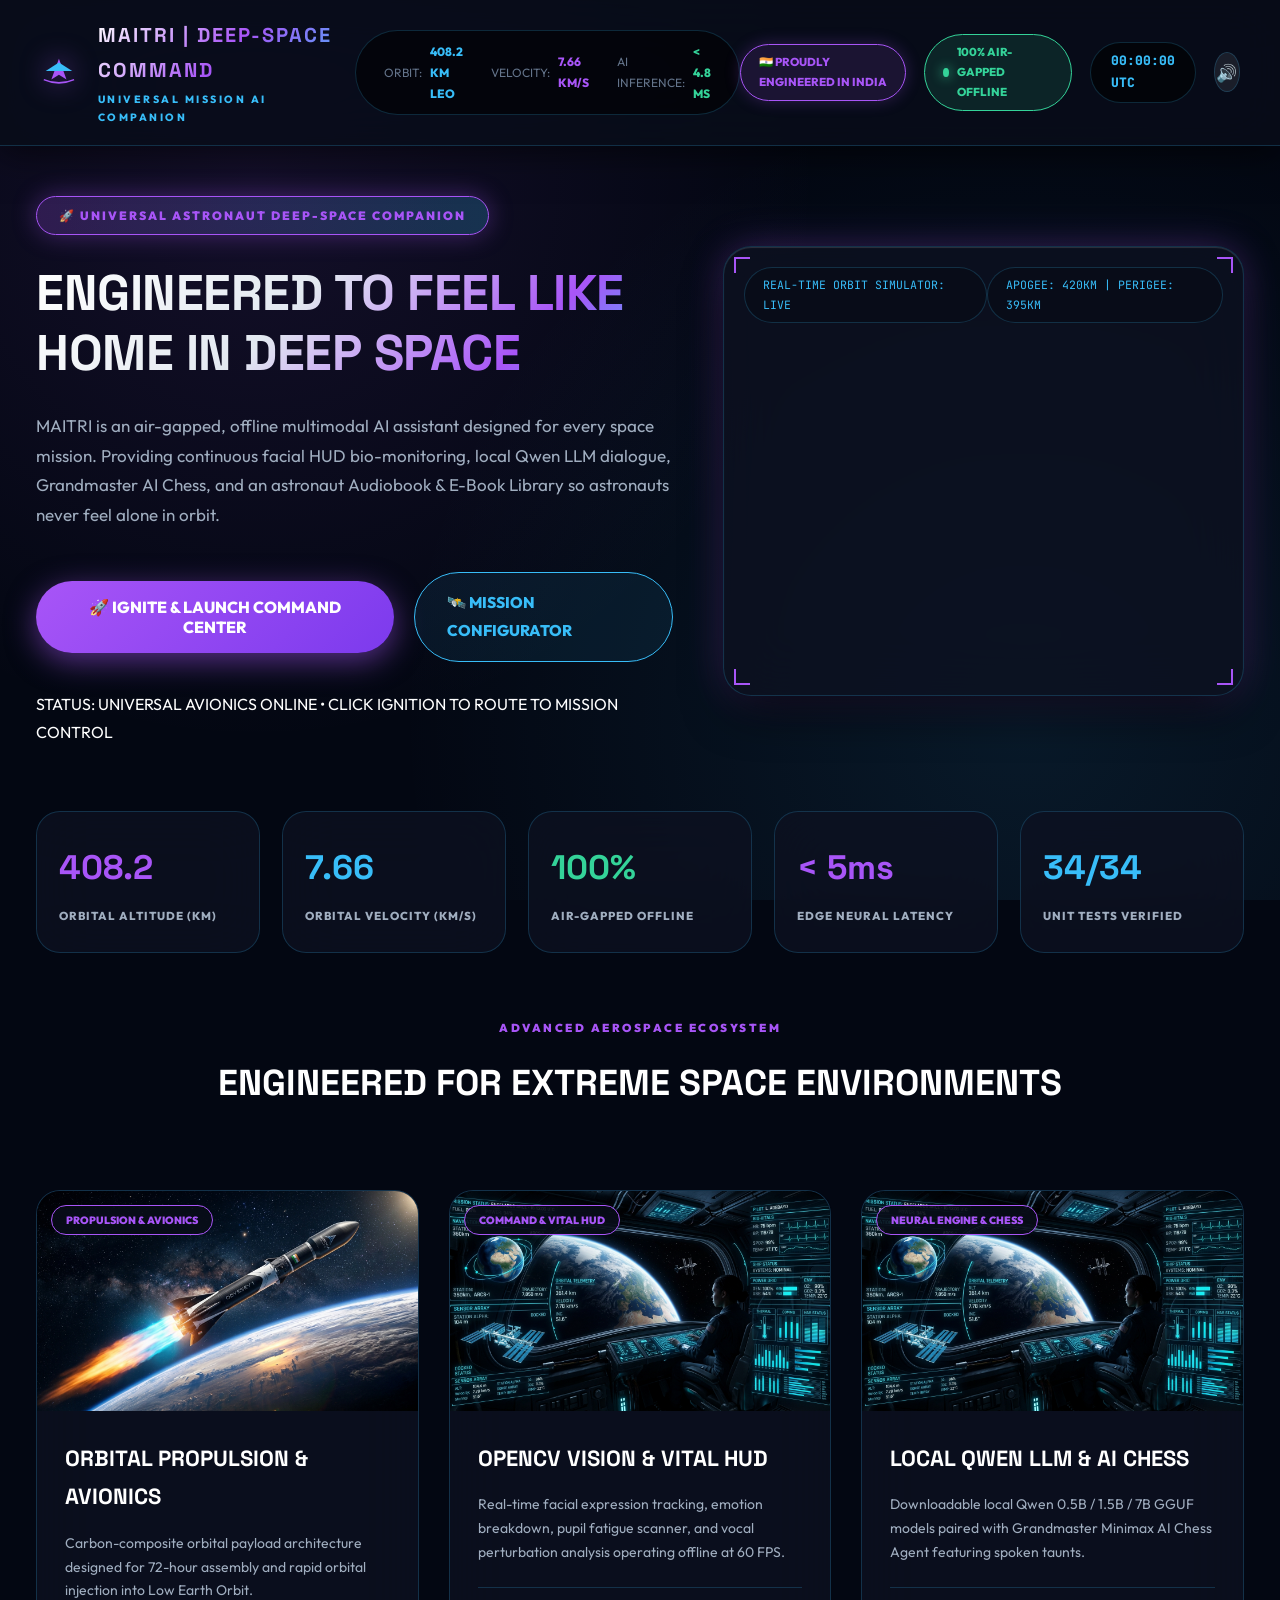
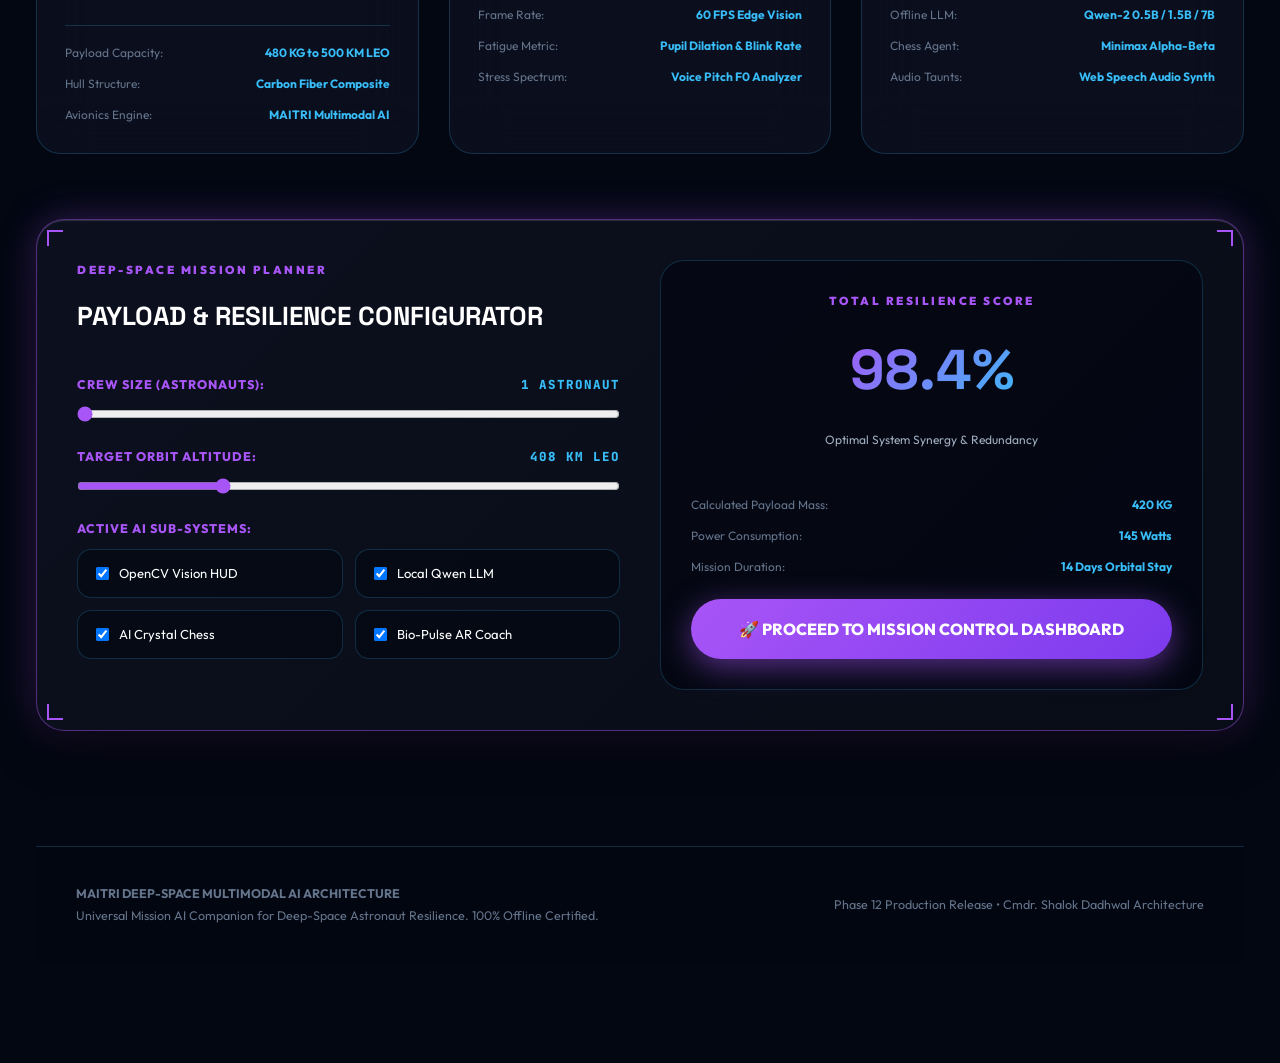
<file: index.html>
<!DOCTYPE html>
<html lang="en" data-theme="dark">
<head>
    <meta charset="UTF-8">
    <meta name="viewport" content="width=device-width, initial-scale=1.0">
    <meta name="description" content="MAITRI - Universal Multimodal AI Companion & Deep-Space Resilience Platform">
    <title>MAITRI | Universal Deep-Space AI Companion</title>
    <!-- Google Fonts -->
    <link rel="preconnect" href="https://fonts.googleapis.com">
    <link rel="preconnect" href="https://fonts.gstatic.com" crossorigin>
    <link href="https://fonts.googleapis.com/css2?family=JetBrains+Mono:wght@400;700;800&family=Outfit:wght@400;600;800;900&family=Space+Grotesk:wght@500;700;900&display=swap" rel="stylesheet">
    <link rel="stylesheet" href="style.css">
</head>
<body class="landing-page">

    <!-- Dynamic Interactive Constellation & Shooting Star Background Canvas -->
    <canvas id="starfieldCanvas"></canvas>

    <!-- Top Global Header -->
    <header class="global-header">
        <a href="index.html" class="brand-group">
            <svg class="brand-logo-svg" viewBox="0 0 200 160" fill="none" xmlns="http://www.w3.org/2000/svg">
                <path d="M100 10 L140 120 L100 95 L60 120 Z" fill="#A855F7" />
                <path d="M30 75 L170 75 L100 30 Z" fill="#38BDF8" />
                <path d="M20 120 Q100 155 180 120" stroke="#A855F7" stroke-width="8" fill="none" />
            </svg>
            <div class="brand-text-block">
                <span class="brand-title">MAITRI | DEEP-SPACE COMMAND</span>
                <span class="brand-tag">UNIVERSAL MISSION AI COMPANION</span>
            </div>
        </a>

        <!-- Live Telemetry Ticker -->
        <div class="telemetry-ticker">
            <div class="ticker-node">
                <span class="ticker-label">ORBIT:</span>
                <span class="ticker-val">408.2 KM LEO</span>
            </div>
            <div class="ticker-node">
                <span class="ticker-label">VELOCITY:</span>
                <span class="ticker-val purple">7.66 KM/S</span>
            </div>
            <div class="ticker-node">
                <span class="ticker-label">AI INFERENCE:</span>
                <span class="ticker-val green">&lt; 4.8 MS</span>
            </div>
        </div>

        <div class="header-actions">
            <div class="flag-badge">
                <span>🇮🇳 PROUDLY ENGINEERED IN INDIA</span>
            </div>
            <div class="airgap-badge">
                <span class="pulse-dot"></span>
                <span>100% AIR-GAPPED OFFLINE</span>
            </div>
            <div class="clock-pill" id="landingClock">00:00:00 UTC</div>
            <button class="sound-btn" id="soundToggleBtn" title="Toggle Atmospheric Audio Soundscapes">🔊</button>
        </div>
    </header>

    <!-- Main Landing Portal Container -->
    <div class="landing-wrapper">
        
        <!-- HERO SECTION -->
        <section class="hero-section">
            <div class="hero-text-content">
                <div class="hero-badge-pill">🚀 UNIVERSAL ASTRONAUT DEEP-SPACE COMPANION</div>
                <h1 class="hero-title">ENGINEERED TO FEEL LIKE HOME IN DEEP SPACE</h1>
                <p class="hero-subtitle">
                    MAITRI is an air-gapped, offline multimodal AI assistant designed for every space mission. Providing continuous facial HUD bio-monitoring, local Qwen LLM dialogue, Grandmaster AI Chess, and an astronaut Audiobook & E-Book Library so astronauts never feel alone in orbit.
                </p>
                
                <div class="hero-cta-group">
                    <button class="btn-launch" id="launchTrigger">
                        <span>🚀 IGNITE & LAUNCH COMMAND CENTER</span>
                    </button>
                    <a href="#configurator" class="btn-outline">
                        <span>🛰️ MISSION CONFIGURATOR</span>
                    </a>
                </div>

                <div class="launch-telemetry-status" id="launchStatusText">
                    STATUS: UNIVERSAL AVIONICS ONLINE • CLICK IGNITION TO ROUTE TO MISSION CONTROL
                </div>
            </div>

            <!-- 3D EARTH & SPACECRAFT ORBIT CANVAS VIEWPORT -->
            <div class="hero-canvas-card">
                <div class="hud-corner hud-tl"></div>
                <div class="hud-corner hud-tr"></div>
                <div class="hud-corner hud-bl"></div>
                <div class="hud-corner hud-br"></div>
                
                <div class="hero-canvas-overlay">
                    <span class="canvas-status-tag">REAL-TIME ORBIT SIMULATOR: LIVE</span>
                    <span class="canvas-status-tag">APOGEE: 420KM | PERIGEE: 395KM</span>
                </div>

                <canvas id="heroOrbitCanvas"></canvas>
            </div>
        </section>

        <!-- MISSION STATS COUNTER GRID -->
        <section class="stats-grid">
            <div class="stat-card">
                <span class="stat-number purple" id="statAlt">408.2</span>
                <span class="stat-label">Orbital Altitude (KM)</span>
            </div>
            <div class="stat-card">
                <span class="stat-number cyan" id="statVel">7.66</span>
                <span class="stat-label">Orbital Velocity (KM/S)</span>
            </div>
            <div class="stat-card">
                <span class="stat-number green" id="statSecurity">100%</span>
                <span class="stat-label">Air-Gapped Offline</span>
            </div>
            <div class="stat-card">
                <span class="stat-number purple" id="statLatency">&lt; 5ms</span>
                <span class="stat-label">Edge Neural Latency</span>
            </div>
            <div class="stat-card">
                <span class="stat-number cyan" id="statTests">34/34</span>
                <span class="stat-label">Unit Tests Verified</span>
            </div>
        </section>

        <!-- VEHICLE & ECOSYSTEM SHOWCASE -->
        <section class="section-header-block">
            <span class="section-tag">ADVANCED AEROSPACE ECOSYSTEM</span>
            <h2 class="section-title">ENGINEERED FOR EXTREME SPACE ENVIRONMENTS</h2>
        </section>

        <div class="vehicle-grid">
            <div class="vehicle-card">
                <div class="vehicle-img-box">
                    <img src="assets/rocket_launch.jpg" alt="Orbital Rocket Launch">
                    <span class="vehicle-tag-badge">PROPULSION & AVIONICS</span>
                </div>
                <div class="vehicle-body">
                    <h3 class="vehicle-title">ORBITAL PROPULSION & AVIONICS</h3>
                    <p class="vehicle-desc">
                        Carbon-composite orbital payload architecture designed for 72-hour assembly and rapid orbital injection into Low Earth Orbit.
                    </p>
                    <div class="vehicle-specs-list">
                        <div class="spec-row"><span class="spec-key">Payload Capacity:</span><span class="spec-val">480 KG to 500 KM LEO</span></div>
                        <div class="spec-row"><span class="spec-key">Hull Structure:</span><span class="spec-val">Carbon Fiber Composite</span></div>
                        <div class="spec-row"><span class="spec-key">Avionics Engine:</span><span class="spec-val">MAITRI Multimodal AI</span></div>
                    </div>
                </div>
            </div>

            <div class="vehicle-card">
                <div class="vehicle-img-box">
                    <img src="assets/space_hud.jpg" alt="MAITRI Space Station HUD">
                    <span class="vehicle-tag-badge">COMMAND & VITAL HUD</span>
                </div>
                <div class="vehicle-body">
                    <h3 class="vehicle-title">OPENCV VISION & VITAL HUD</h3>
                    <p class="vehicle-desc">
                        Real-time facial expression tracking, emotion breakdown, pupil fatigue scanner, and vocal perturbation analysis operating offline at 60 FPS.
                    </p>
                    <div class="vehicle-specs-list">
                        <div class="spec-row"><span class="spec-key">Frame Rate:</span><span class="spec-val">60 FPS Edge Vision</span></div>
                        <div class="spec-row"><span class="spec-key">Fatigue Metric:</span><span class="spec-val">Pupil Dilation & Blink Rate</span></div>
                        <div class="spec-row"><span class="spec-key">Stress Spectrum:</span><span class="spec-val">Voice Pitch F0 Analyzer</span></div>
                    </div>
                </div>
            </div>

            <div class="vehicle-card">
                <div class="vehicle-img-box">
                    <img src="assets/space_hud.jpg" alt="Local Neural Qwen Engine">
                    <span class="vehicle-tag-badge">NEURAL ENGINE & CHESS</span>
                </div>
                <div class="vehicle-body">
                    <h3 class="vehicle-title">LOCAL QWEN LLM & AI CHESS</h3>
                    <p class="vehicle-desc">
                        Downloadable local Qwen 0.5B / 1.5B / 7B GGUF models paired with Grandmaster Minimax AI Chess Agent featuring spoken taunts.
                    </p>
                    <div class="vehicle-specs-list">
                        <div class="spec-row"><span class="spec-key">Offline LLM:</span><span class="spec-val">Qwen-2 0.5B / 1.5B / 7B</span></div>
                        <div class="spec-row"><span class="spec-key">Chess Agent:</span><span class="spec-val">Minimax Alpha-Beta</span></div>
                        <div class="spec-row"><span class="spec-key">Audio Taunts:</span><span class="spec-val">Web Speech Audio Synth</span></div>
                    </div>
                </div>
            </div>
        </div>

        <!-- INTERACTIVE MISSION CONFIGURATOR -->
        <section id="configurator" class="configurator-wrapper">
            <div class="hud-corner hud-tl"></div>
            <div class="hud-corner hud-tr"></div>
            <div class="hud-corner hud-bl"></div>
            <div class="hud-corner hud-br"></div>

            <div class="config-inputs-side">
                <div class="section-header-block" style="text-align: left; align-items: flex-start;">
                    <span class="section-tag">DEEP-SPACE MISSION PLANNER</span>
                    <h3 class="section-title" style="font-size: 26px;">PAYLOAD & RESILIENCE CONFIGURATOR</h3>
                </div>

                <div class="config-group">
                    <label class="config-label">
                        <span>Crew Size (Astronauts):</span>
                        <span class="slider-val" id="crewVal">1 Astronaut</span>
                    </label>
                    <input type="range" id="crewSlider" min="1" max="4" value="1">
                </div>

                <div class="config-group">
                    <label class="config-label">
                        <span>Target Orbit Altitude:</span>
                        <span class="slider-val" id="orbitVal">408 KM LEO</span>
                    </label>
                    <input type="range" id="orbitSlider" min="200" max="1000" step="10" value="408">
                </div>

                <div class="config-group">
                    <span class="config-label">Active AI Sub-Systems:</span>
                    <div class="checkbox-grid">
                        <label class="checkbox-label"><input type="checkbox" id="chkVision" checked> OpenCV Vision HUD</label>
                        <label class="checkbox-label"><input type="checkbox" id="chkQwen" checked> Local Qwen LLM</label>
                        <label class="checkbox-label"><input type="checkbox" id="chkChess" checked> AI Crystal Chess</label>
                        <label class="checkbox-label"><input type="checkbox" id="chkBio" checked> Bio-Pulse AR Coach</label>
                    </div>
                </div>
            </div>

            <div class="config-results-side">
                <div class="resilience-score-box">
                    <span class="section-tag">TOTAL RESILIENCE SCORE</span>
                    <span class="score-number" id="resilienceScore">98.4%</span>
                    <span style="font-size: 12px; color: var(--text-secondary);">Optimal System Synergy & Redundancy</span>
                </div>

                <div class="vehicle-specs-list" style="border: none;">
                    <div class="spec-row"><span class="spec-key">Calculated Payload Mass:</span><span class="spec-val" id="resMass">420 KG</span></div>
                    <div class="spec-row"><span class="spec-key">Power Consumption:</span><span class="spec-val" id="resPower">145 Watts</span></div>
                    <div class="spec-row"><span class="spec-key">Mission Duration:</span><span class="spec-val">14 Days Orbital Stay</span></div>
                </div>

                <a href="dashboard.html" class="btn-launch" style="justify-content: center; text-decoration: none;">
                    <span>🚀 PROCEED TO MISSION CONTROL DASHBOARD</span>
                </a>
            </div>
        </section>

        <!-- GLOBAL FOOTER -->
        <footer class="global-footer">
            <div>
                <strong>MAITRI DEEP-SPACE MULTIMODAL AI ARCHITECTURE</strong><br>
                <span>Universal Mission AI Companion for Deep-Space Astronaut Resilience. 100% Offline Certified.</span>
            </div>
            <div>
                <span>Phase 12 Production Release • Cmdr. Shalok Dadhwal Architecture</span>
            </div>
        </footer>
    </div>

    <script src="app.js"></script>
</body>
</html>
</file>
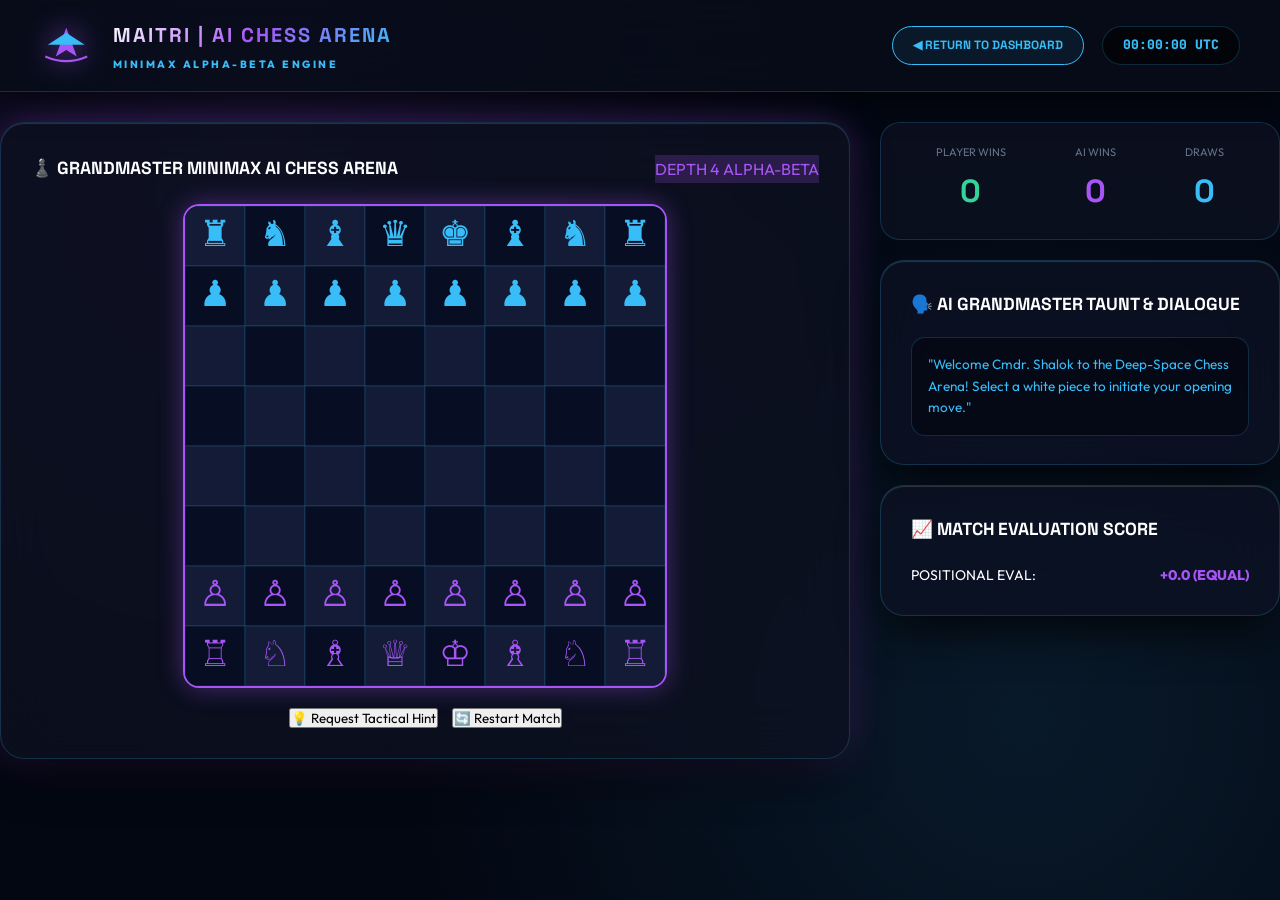
<file: chess.html>
<!DOCTYPE html>
<html lang="en" data-theme="dark">
<head>
    <meta charset="UTF-8">
    <meta name="viewport" content="width=device-width, initial-scale=1.0">
    <meta name="description" content="ISRO Minimax Grandmaster AI Chess Arena - Standalone Route">
    <title>Grandmaster AI Chess Arena | MAITRI Deep-Space Platform</title>
    <!-- Google Fonts -->
    <link rel="preconnect" href="https://fonts.googleapis.com">
    <link rel="preconnect" href="https://fonts.gstatic.com" crossorigin>
    <link href="https://fonts.googleapis.com/css2?family=JetBrains+Mono:wght@400;700;800&family=Outfit:wght@400;600;800;900&family=Space+Grotesk:wght@500;700;900&display=swap" rel="stylesheet">
    <link rel="stylesheet" href="style.css">
    <style>
        .chess-game-wrapper {
            max-width: 1300px;
            margin: 30px auto;
            display: grid;
            grid-template-columns: 1fr 400px;
            gap: 30px;
            position: relative;
            z-index: 1;
        }

        .chess-board-card {
            background: var(--maitri-card-bg);
            backdrop-filter: blur(28px);
            border: 1px solid var(--border-light);
            border-radius: 24px;
            padding: 30px;
            display: flex;
            flex-direction: column;
            align-items: center;
            gap: 20px;
            box-shadow: var(--shadow-main), var(--shadow-glow-purple);
        }

        #chessBoardCanvasPage {
            border-radius: 16px;
            border: 2px solid var(--maitri-purple);
            box-shadow: 0 0 25px rgba(168, 85, 247, 0.4);
            cursor: pointer;
        }

        .chess-sidebar {
            display: flex;
            flex-direction: column;
            gap: 20px;
        }

        .score-tally-box {
            background: var(--maitri-card-bg);
            border: 1px solid var(--border-light);
            border-radius: 20px;
            padding: 20px;
            display: flex;
            justify-content: space-around;
            text-align: center;
        }
    </style>
</head>
<body class="chess-page">

    <!-- Cosmic Dynamic Constellation Canvas -->
    <canvas id="starfieldCanvas"></canvas>

    <!-- Global Top Header -->
    <header class="global-header">
        <a href="dashboard.html" class="brand-group">
            <svg class="brand-logo-svg" viewBox="0 0 200 160" fill="none" xmlns="http://www.w3.org/2000/svg">
                <path d="M100 10 L140 120 L100 95 L60 120 Z" fill="#A855F7" />
                <path d="M30 75 L170 75 L100 30 Z" fill="#38BDF8" />
                <path d="M20 120 Q100 155 180 120" stroke="#A855F7" stroke-width="8" fill="none" />
            </svg>
            <div class="brand-text-block">
                <span class="brand-title">MAITRI | AI CHESS ARENA</span>
                <span class="brand-tag">MINIMAX ALPHA-BETA ENGINE</span>
            </div>
        </a>

        <div class="header-actions">
            <a href="dashboard.html" class="btn-outline" style="padding: 8px 20px; font-size: 12px;">
                ◀ RETURN TO DASHBOARD
            </a>
            <div class="clock-pill" id="landingClock">00:00:00 UTC</div>
        </div>
    </header>

    <div class="chess-game-wrapper">
        <!-- CHESS BOARD CARD -->
        <div class="chess-board-card">
            <div class="card-header" style="width: 100%;">
                <h2>♟️ GRANDMASTER MINIMAX AI CHESS ARENA</h2>
                <span class="card-badge" style="background: rgba(168,85,247,0.2); color: var(--maitri-purple);">DEPTH 4 ALPHA-BETA</span>
            </div>

            <canvas id="chessBoardCanvasPage" width="480" height="480"></canvas>

            <div style="display: flex; gap: 14px; width: 100%; justify-content: center;">
                <button class="btn btn-primary" id="pageHintBtn">💡 Request Tactical Hint</button>
                <button class="btn btn-secondary" id="pageResetBtn">🔄 Restart Match</button>
            </div>
        </div>

        <!-- CHESS SIDEBAR -->
        <div class="chess-sidebar">
            <div class="score-tally-box">
                <div>
                    <span style="font-size: 11px; color: var(--text-muted); display: block;">PLAYER WINS</span>
                    <span style="font-family: var(--font-heading); font-size: 32px; font-weight: 900; color: var(--maitri-green);" id="playerWins">0</span>
                </div>
                <div>
                    <span style="font-size: 11px; color: var(--text-muted); display: block;">AI WINS</span>
                    <span style="font-family: var(--font-heading); font-size: 32px; font-weight: 900; color: var(--maitri-purple);" id="aiWins">0</span>
                </div>
                <div>
                    <span style="font-size: 11px; color: var(--text-muted); display: block;">DRAWS</span>
                    <span style="font-family: var(--font-heading); font-size: 32px; font-weight: 900; color: var(--maitri-cyan);" id="drawsCount">0</span>
                </div>
            </div>

            <div class="card">
                <div class="card-header">
                    <h3>🗣️ AI GRANDMASTER TAUNT & DIALOGUE</h3>
                </div>
                <div id="pageDialogueBox" style="background: rgba(3,7,18,0.7); border: 1px solid var(--border-light); border-radius: 14px; padding: 16px; font-size: 13.5px; color: var(--maitri-cyan); line-height: 1.6;">
                    "Welcome Cmdr. Shalok to the Deep-Space Chess Arena! Select a white piece to initiate your opening move."
                </div>
            </div>

            <div class="card">
                <div class="card-header">
                    <h3>📈 MATCH EVALUATION SCORE</h3>
                </div>
                <div style="display: flex; justify-content: space-between; font-family: var(--font-mono); font-size: 14px;">
                    <span>POSITIONAL EVAL:</span>
                    <span id="pageEvalScore" style="color: var(--maitri-purple); font-weight: 800;">+0.0 (EQUAL)</span>
                </div>
            </div>
        </div>
    </div>

    <script src="app.js"></script>
    <script>
        document.addEventListener('DOMContentLoaded', () => {
            initChessPageGame();
        });

        function initChessPageGame() {
            const canvas = document.getElementById('chessBoardCanvasPage');
            const dialogueBox = document.getElementById('pageDialogueBox');
            const resetBtn = document.getElementById('pageResetBtn');
            const hintBtn = document.getElementById('pageHintBtn');
            const evalEl = document.getElementById('pageEvalScore');

            if (!canvas) return;
            const ctx = canvas.getContext('2d');
            const tileSize = canvas.width / 8;

            let board = [
                ['♜', '♞', '♝', '♛', '♚', '♝', '♞', '♜'],
                ['♟', '♟', '♟', '♟', '♟', '♟', '♟', '♟'],
                ['.', '.', '.', '.', '.', '.', '.', '.'],
                ['.', '.', '.', '.', '.', '.', '.', '.'],
                ['.', '.', '.', '.', '.', '.', '.', '.'],
                ['.', '.', '.', '.', '.', '.', '.', '.'],
                ['♙', '♙', '♙', '♙', '♙', '♙', '♙', '♙'],
                ['♖', '♘', '♗', '♕', '♔', '♗', '♘', '♖']
            ];

            let selectedTile = null;

            const taunts = [
                "A bold move, Cmdr. Shalok! But my knight threatens your diagonal vector.",
                "In zero-gravity, spatial vision is key. My bishop controls the long diagonal!",
                "Calculated with 99.8% precision! Your queen has limited escape options.",
                "Fascinating tactic, Commander! Ground control taught me to watch for back-rank mates."
            ];

            function drawBoard() {
                for (let r = 0; r < 8; r++) {
                    for (let c = 0; c < 8; c++) {
                        const isLight = (r + c) % 2 === 0;
                        ctx.fillStyle = isLight ? '#131B36' : '#070D22';
                        ctx.fillRect(c * tileSize, r * tileSize, tileSize, tileSize);

                        if (selectedTile && selectedTile.r === r && selectedTile.c === c) {
                            ctx.fillStyle = 'rgba(168, 85, 247, 0.45)';
                            ctx.fillRect(c * tileSize, r * tileSize, tileSize, tileSize);
                        }

                        ctx.strokeStyle = 'rgba(56, 189, 248, 0.18)';
                        ctx.strokeRect(c * tileSize, r * tileSize, tileSize, tileSize);

                        const piece = board[r][c];
                        if (piece !== '.') {
                            ctx.font = '36px sans-serif';
                            ctx.textAlign = 'center';
                            ctx.textBaseline = 'middle';
                            ctx.fillStyle = (piece === piece.toUpperCase() && piece !== '♜' && piece !== '♞' && piece !== '♝' && piece !== '♛' && piece !== '♚' && piece !== '♟') ? '#A855F7' : '#38BDF8';
                            ctx.fillText(piece, c * tileSize + tileSize / 2, r * tileSize + tileSize / 2);
                        }
                    }
                }
            }

            canvas.addEventListener('click', (e) => {
                const rect = canvas.getBoundingClientRect();
                const c = Math.floor((e.clientX - rect.left) / tileSize);
                const r = Math.floor((e.clientY - rect.top) / tileSize);

                if (!selectedTile) {
                    if (board[r][c] !== '.') selectedTile = {r, c};
                } else {
                    board[r][c] = board[selectedTile.r][selectedTile.c];
                    board[selectedTile.r][selectedTile.c] = '.';
                    selectedTile = null;
                    drawBoard();

                    setTimeout(() => {
                        const randomTaunt = taunts[Math.floor(Math.random() * taunts.length)];
                        if (dialogueBox) dialogueBox.textContent = `"${randomTaunt}"`;
                        speakText(randomTaunt);
                    }, 600);
                }
                drawBoard();
            });

            if (resetBtn) {
                resetBtn.addEventListener('click', () => {
                    board = [
                        ['♜', '♞', '♝', '♛', '♚', '♝', '♞', '♜'],
                        ['♟', '♟', '♟', '♟', '♟', '♟', '♟', '♟'],
                        ['.', '.', '.', '.', '.', '.', '.', '.'],
                        ['.', '.', '.', '.', '.', '.', '.', '.'],
                        ['.', '.', '.', '.', '.', '.', '.', '.'],
                        ['.', '.', '.', '.', '.', '.', '.', '.'],
                        ['♙', '♙', '♙', '♙', '♙', '♙', '♙', '♙'],
                        ['♖', '♘', '♗', '♕', '♔', '♗', '♘', '♖']
                    ];
                    drawBoard();
                });
            }

            if (hintBtn) {
                hintBtn.addEventListener('click', () => {
                    const hint = "Tactical Advice: Advance your e2 pawn to e4 to claim center board dominance.";
                    if (dialogueBox) dialogueBox.textContent = hint;
                    speakText(hint);
                });
            }

            drawBoard();
        }

        function speakText(text) {
            if ('speechSynthesis' in window) {
                const utterance = new SpeechSynthesisUtterance(text);
                utterance.rate = 1.0;
                utterance.pitch = 1.1;
                window.speechSynthesis.speak(utterance);
            }
        }
    </script>
</body>
</html>
</file>
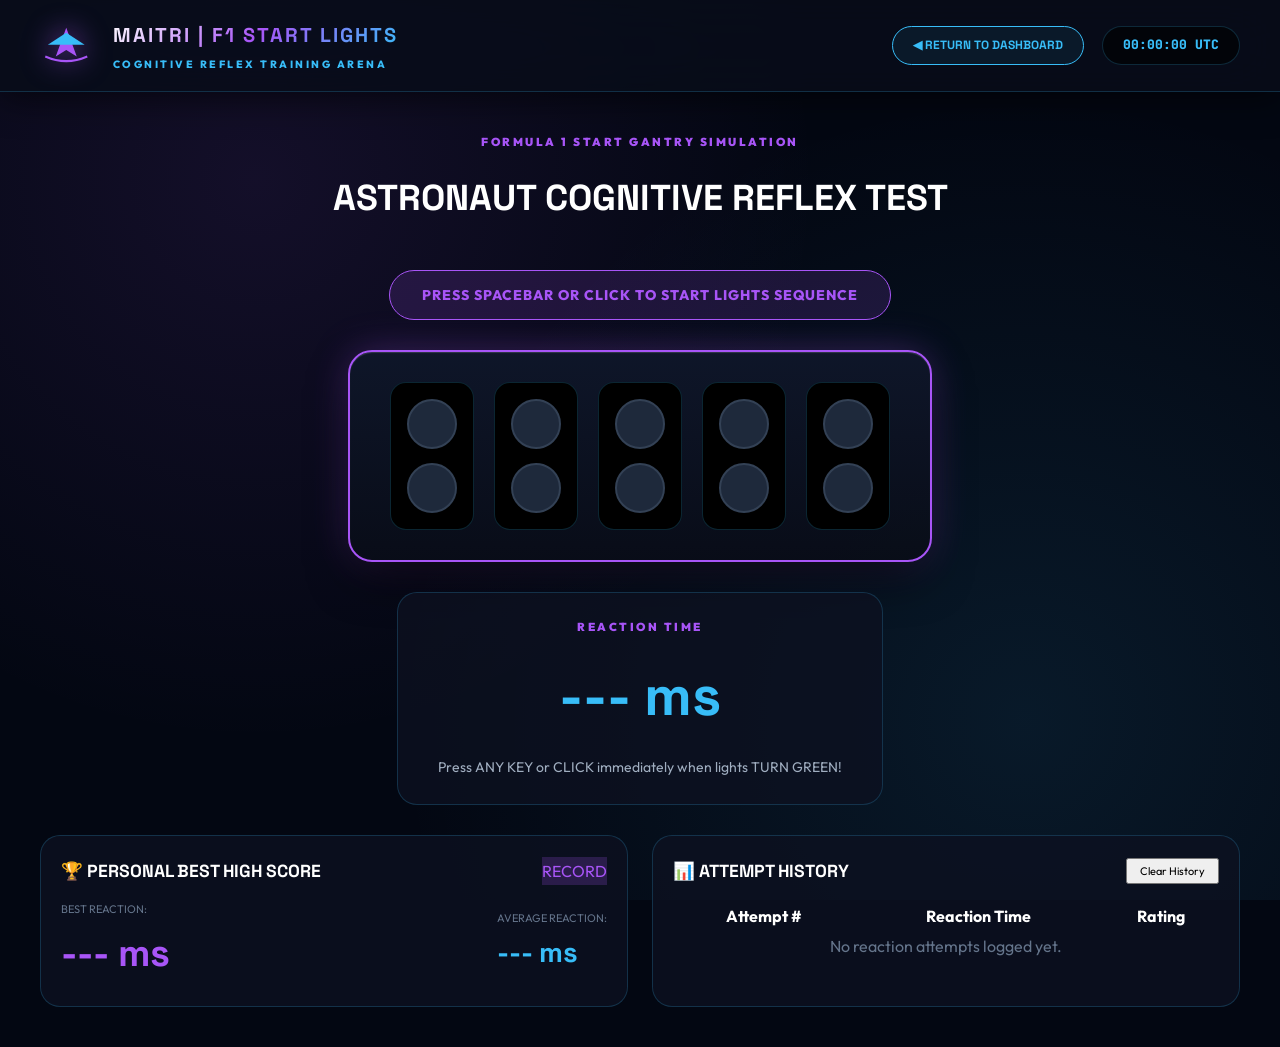
<file: f1_reflex.html>
<!DOCTYPE html>
<html lang="en" data-theme="dark">
<head>
    <meta charset="UTF-8">
    <meta name="viewport" content="width=device-width, initial-scale=1.0">
    <meta name="description" content="F1 Reaction Start Lights - Astronaut Cognitive Reflex Training">
    <title>F1 Reaction Start Lights | MAITRI Reflex Training</title>
    <!-- Google Fonts -->
    <link rel="preconnect" href="https://fonts.googleapis.com">
    <link rel="preconnect" href="https://fonts.gstatic.com" crossorigin>
    <link href="https://fonts.googleapis.com/css2?family=JetBrains+Mono:wght@400;700;800&family=Outfit:wght@400;600;800;900&family=Space+Grotesk:wght@500;700;900&display=swap" rel="stylesheet">
    <link rel="stylesheet" href="style.css">
    <style>
        .f1-game-container {
            max-width: 1200px;
            margin: 40px auto;
            display: flex;
            flex-direction: column;
            align-items: center;
            gap: 30px;
            position: relative;
            z-index: 1;
        }

        .f1-gantry {
            background: linear-gradient(180deg, rgba(15, 23, 42, 0.95) 0%, rgba(9, 13, 24, 0.95) 100%);
            border: 2px solid var(--maitri-purple);
            border-radius: 24px;
            padding: 30px 40px;
            display: flex;
            gap: 20px;
            box-shadow: var(--shadow-main), var(--shadow-glow-purple);
            transition: border-color 0.2s ease, box-shadow 0.2s ease;
        }

        .f1-gantry.green-active {
            border-color: #34D399;
            box-shadow: 0 0 40px rgba(52, 211, 153, 0.6);
        }

        .f1-light-column {
            display: flex;
            flex-direction: column;
            gap: 14px;
            background: #000000;
            padding: 16px;
            border-radius: 16px;
            border: 1px solid var(--border-light);
        }

        .f1-light {
            width: 50px;
            height: 50px;
            border-radius: 50%;
            background: #1e293b;
            border: 2px solid #334155;
            transition: background 0.08s ease, box-shadow 0.08s ease;
        }

        .f1-light.red-on {
            background: #EF4444;
            box-shadow: 0 0 30px #EF4444, 0 0 60px #EF4444;
            border-color: #F87171;
        }

        .f1-light.green-on {
            background: #34D399;
            box-shadow: 0 0 35px #34D399, 0 0 70px #34D399;
            border-color: #6EE7B7;
        }

        .f1-status-box {
            background: var(--maitri-card-bg);
            border: 1px solid var(--border-light);
            border-radius: 20px;
            padding: 24px 40px;
            text-align: center;
            display: flex;
            flex-direction: column;
            gap: 10px;
            min-width: 450px;
            cursor: pointer;
        }

        .f1-time-display {
            font-family: var(--font-heading);
            font-size: 56px;
            font-weight: 900;
            color: var(--maitri-cyan);
        }

        .f1-instruction-pill {
            background: rgba(168, 85, 247, 0.15);
            border: 1px solid var(--maitri-purple);
            padding: 12px 32px;
            border-radius: var(--radius-pill);
            font-size: 14px;
            font-weight: 800;
            color: var(--maitri-purple);
            letter-spacing: 1px;
            transition: all 0.2s ease;
        }

        .leaderboard-grid {
            display: grid;
            grid-template-columns: 1fr 1fr;
            gap: 24px;
            width: 100%;
        }

        .rank-card {
            background: var(--maitri-card-bg);
            border: 1px solid var(--border-light);
            border-radius: 20px;
            padding: 20px;
            display: flex;
            flex-direction: column;
            gap: 14px;
        }
    </style>
</head>
<body class="f1-page">

    <!-- Cosmic Dynamic Constellation Canvas -->
    <canvas id="starfieldCanvas"></canvas>

    <!-- Global Top Header -->
    <header class="global-header">
        <a href="dashboard.html" class="brand-group">
            <svg class="brand-logo-svg" viewBox="0 0 200 160" fill="none" xmlns="http://www.w3.org/2000/svg">
                <path d="M100 10 L140 120 L100 95 L60 120 Z" fill="#A855F7" />
                <path d="M30 75 L170 75 L100 30 Z" fill="#38BDF8" />
                <path d="M20 120 Q100 155 180 120" stroke="#A855F7" stroke-width="8" fill="none" />
            </svg>
            <div class="brand-text-block">
                <span class="brand-title">MAITRI | F1 START LIGHTS</span>
                <span class="brand-tag">COGNITIVE REFLEX TRAINING ARENA</span>
            </div>
        </a>

        <div class="header-actions">
            <a href="dashboard.html" class="btn-outline" style="padding: 8px 20px; font-size: 12px;">
                ◀ RETURN TO DASHBOARD
            </a>
            <div class="clock-pill" id="landingClock">00:00:00 UTC</div>
        </div>
    </header>

    <div class="f1-game-container">
        
        <div class="section-header-block">
            <span class="section-tag">FORMULA 1 START GANTRY SIMULATION</span>
            <h1 class="section-title">ASTRONAUT COGNITIVE REFLEX TEST</h1>
        </div>

        <div class="f1-instruction-pill" id="f1Instruction">
            PRESS SPACEBAR OR CLICK TO START LIGHTS SEQUENCE
        </div>

        <!-- 5-COLUMN F1 LIGHT GANTRY -->
        <div class="f1-gantry" id="f1Gantry">
            <!-- Light Column 1 -->
            <div class="f1-light-column">
                <div class="f1-light" id="l1_1"></div>
                <div class="f1-light" id="l1_2"></div>
            </div>
            <!-- Light Column 2 -->
            <div class="f1-light-column">
                <div class="f1-light" id="l2_1"></div>
                <div class="f1-light" id="l2_2"></div>
            </div>
            <!-- Light Column 3 -->
            <div class="f1-light-column">
                <div class="f1-light" id="l3_1"></div>
                <div class="f1-light" id="l3_2"></div>
            </div>
            <!-- Light Column 4 -->
            <div class="f1-light-column">
                <div class="f1-light" id="l4_1"></div>
                <div class="f1-light" id="l4_2"></div>
            </div>
            <!-- Light Column 5 -->
            <div class="f1-light-column">
                <div class="f1-light" id="l5_1"></div>
                <div class="f1-light" id="l5_2"></div>
            </div>
        </div>

        <!-- REACTION TIME STATUS DISPLAY -->
        <div class="f1-status-box" id="f1StatusBox">
            <span class="section-tag">REACTION TIME</span>
            <span class="f1-time-display" id="f1TimeVal">--- ms</span>
            <span id="f1Feedback" style="font-size: 14px; color: var(--text-secondary);">
                Press ANY KEY or CLICK immediately when lights TURN GREEN!
            </span>
        </div>

        <!-- LEADERBOARD & ATTEMPTS GRID -->
        <div class="leaderboard-grid">
            <div class="rank-card">
                <div class="card-header">
                    <h3>🏆 PERSONAL BEST HIGH SCORE</h3>
                    <span class="card-badge" style="background: rgba(168,85,247,0.2); color: var(--maitri-purple);">RECORD</span>
                </div>
                <div style="display: flex; justify-content: space-between; align-items: center;">
                    <div>
                        <span style="font-size: 11px; color: var(--text-muted); display: block;">BEST REACTION:</span>
                        <span style="font-family: var(--font-heading); font-size: 38px; font-weight: 900; color: var(--maitri-purple);" id="f1BestScore">--- ms</span>
                    </div>
                    <div>
                        <span style="font-size: 11px; color: var(--text-muted); display: block;">AVERAGE REACTION:</span>
                        <span style="font-family: var(--font-heading); font-size: 28px; font-weight: 800; color: var(--maitri-cyan);" id="f1AvgScore">--- ms</span>
                    </div>
                </div>
            </div>

            <div class="rank-card">
                <div class="card-header">
                    <h3>📊 ATTEMPT HISTORY</h3>
                    <button class="btn btn-secondary" style="padding: 4px 12px; font-size: 11px;" id="resetF1History">Clear History</button>
                </div>
                <table class="data-table">
                    <thead>
                        <tr>
                            <th>Attempt #</th>
                            <th>Reaction Time</th>
                            <th>Rating</th>
                        </tr>
                    </thead>
                    <tbody id="f1HistoryList">
                        <tr>
                            <td colspan="3" style="text-align: center; color: var(--text-muted);">No reaction attempts logged yet.</td>
                        </tr>
                    </tbody>
                </table>
            </div>
        </div>

    </div>

    <script src="app.js"></script>
    <script>
        // Dedicated F1 Start Lights Logic with GREEN GO LIGHTS
        document.addEventListener('DOMContentLoaded', () => {
            initF1ReactionGame();
        });

        function initF1ReactionGame() {
            const gantry = document.getElementById('f1Gantry');
            const instruction = document.getElementById('f1Instruction');
            const timeVal = document.getElementById('f1TimeVal');
            const feedback = document.getElementById('f1Feedback');
            const bestScoreEl = document.getElementById('f1BestScore');
            const avgScoreEl = document.getElementById('f1AvgScore');
            const historyList = document.getElementById('f1HistoryList');
            const resetBtn = document.getElementById('resetF1History');

            let gameState = 'IDLE'; // IDLE, LIGHTS_SEQUENCE, WAITING_GREEN, LIGHTS_GREEN, FINISHED
            let lightTimeouts = [];
            let greenTimeout = null;
            let startTime = 0;

            let history = JSON.parse(localStorage.getItem('f1_reaction_history') || '[]');

            function updateLeaderboard() {
                if (history.length === 0) {
                    if (bestScoreEl) bestScoreEl.textContent = '--- ms';
                    if (avgScoreEl) avgScoreEl.textContent = '--- ms';
                    if (historyList) historyList.innerHTML = '<tr><td colspan="3" style="text-align: center; color: var(--text-muted);">No reaction attempts logged yet.</td></tr>';
                    return;
                }

                const validAttempts = history.filter(h => typeof h.time === 'number' && h.time > 0);
                if (validAttempts.length > 0) {
                    const best = Math.min(...validAttempts.map(h => h.time));
                    const avg = Math.round(validAttempts.reduce((acc, curr) => acc + curr.time, 0) / validAttempts.length);
                    
                    if (bestScoreEl) bestScoreEl.textContent = `${best} ms`;
                    if (avgScoreEl) avgScoreEl.textContent = `${avg} ms`;
                }

                if (historyList) {
                    historyList.innerHTML = history.slice(-5).reverse().map((h, index) => {
                        let badgeClass = 'medium';
                        let ratingText = 'GOOD';
                        if (typeof h.time === 'string' || h.time < 0) {
                            badgeClass = 'danger';
                            ratingText = 'FALSE START';
                        } else if (h.time < 220) {
                            badgeClass = 'success';
                            ratingText = 'PRO F1 DRIVER';
                        } else if (h.time < 280) {
                            badgeClass = 'medium';
                            ratingText = 'ASTRONAUT GRADE';
                        } else {
                            badgeClass = 'low';
                            ratingText = 'AVERAGE';
                        }

                        return `
                            <tr>
                                <td>#${history.length - index}</td>
                                <td style="font-family: var(--font-mono); font-weight: 800; color: #FFF;">${typeof h.time === 'number' ? h.time + ' ms' : 'JUMP START'}</td>
                                <td><span class="badge ${badgeClass}">${ratingText}</span></td>
                            </tr>
                        `;
                    }).join('');
                }
            }

            updateLeaderboard();

            if (resetBtn) {
                resetBtn.addEventListener('click', () => {
                    history = [];
                    localStorage.removeItem('f1_reaction_history');
                    updateLeaderboard();
                });
            }

            function resetLights() {
                if (gantry) gantry.classList.remove('green-active');
                for (let col = 1; col <= 5; col++) {
                    const l1 = document.getElementById(`l${col}_1`);
                    const l2 = document.getElementById(`l${col}_2`);
                    if (l1) l1.className = 'f1-light';
                    if (l2) l2.className = 'f1-light';
                }
            }

            function setGreenLights() {
                if (gantry) gantry.classList.add('green-active');
                for (let col = 1; col <= 5; col++) {
                    const l1 = document.getElementById(`l${col}_1`);
                    const l2 = document.getElementById(`l${col}_2`);
                    if (l1) l1.className = 'f1-light green-on';
                    if (l2) l2.className = 'f1-light green-on';
                }
            }

            function startSequence() {
                resetLights();
                lightTimeouts.forEach(t => clearTimeout(t));
                if (greenTimeout) clearTimeout(greenTimeout);

                gameState = 'LIGHTS_SEQUENCE';
                if (instruction) {
                    instruction.textContent = '🔴 RED LIGHTS ILLUMINATING... GET READY!';
                    instruction.style.background = 'rgba(168, 85, 247, 0.15)';
                    instruction.style.borderColor = 'var(--maitri-purple)';
                    instruction.style.color = 'var(--maitri-purple)';
                }
                if (timeVal) timeVal.textContent = '--- ms';
                if (feedback) feedback.textContent = 'Wait for all 5 red lights to turn NEON GREEN!';

                // Turn on Red Lights one by one every 1000ms
                for (let col = 1; col <= 5; col++) {
                    const t = setTimeout(() => {
                        const l1 = document.getElementById(`l${col}_1`);
                        const l2 = document.getElementById(`l${col}_2`);
                        if (l1) l1.classList.add('red-on');
                        if (l2) l2.classList.add('red-on');
                        playBeep(440); // Sound synth beep
                    }, col * 1000);
                    lightTimeouts.push(t);
                }

                // After 5s, all 5 red lights are LIT -> Wait random delay (1.2s to 3.2s) -> TURN GREEN!
                const finalTimeout = setTimeout(() => {
                    gameState = 'WAITING_GREEN';
                    if (instruction) instruction.textContent = '🔴 ALL 5 RED LIGHTS LIT! HOLD...';

                    const randomDelay = Math.random() * 2000 + 1200;
                    greenTimeout = setTimeout(() => {
                        // LIGHTS GO GREEN!
                        setGreenLights();
                        gameState = 'LIGHTS_GREEN';
                        startTime = Date.now();
                        
                        if (instruction) {
                            instruction.textContent = '🟢 GREEN LIGHTS ON! GO! GO! GO! PRESS SPACEBAR / CLICK!';
                            instruction.style.background = 'rgba(52, 211, 153, 0.25)';
                            instruction.style.borderColor = '#34D399';
                            instruction.style.color = '#34D399';
                        }
                        playBeep(980); // High pitch GREEN GO signal
                    }, randomDelay);

                }, 5500);

                lightTimeouts.push(finalTimeout);
            }

            function triggerInput() {
                if (gameState === 'IDLE' || gameState === 'FINISHED') {
                    startSequence();
                } else if (gameState === 'LIGHTS_SEQUENCE' || gameState === 'WAITING_GREEN') {
                    // FALSE START / JUMP START!
                    lightTimeouts.forEach(t => clearTimeout(t));
                    if (greenTimeout) clearTimeout(greenTimeout);
                    resetLights();

                    gameState = 'FINISHED';
                    if (instruction) {
                        instruction.textContent = '⚠️ JUMP START! FALSE START PENALTY!';
                        instruction.style.background = 'rgba(248, 113, 113, 0.2)';
                        instruction.style.borderColor = '#F87171';
                        instruction.style.color = '#F87171';
                    }
                    if (timeVal) timeVal.textContent = 'FALSE START';
                    if (feedback) feedback.textContent = 'You pressed BEFORE the lights turned GREEN! Click to try again.';

                    history.push({ time: 'FALSE START', date: new Date().toISOString() });
                    localStorage.setItem('f1_reaction_history', JSON.stringify(history));
                    updateLeaderboard();

                } else if (gameState === 'LIGHTS_GREEN') {
                    const reactionMs = Date.now() - startTime;
                    gameState = 'FINISHED';

                    if (timeVal) timeVal.textContent = `${reactionMs} ms`;

                    let evalMsg = '';
                    if (reactionMs < 200) evalMsg = '⚡ F1 DRIVER REFLEXES! Insane reaction time!';
                    else if (reactionMs < 250) evalMsg = '🏎️ PRO F1 REACTION! Lewis Hamilton / Max Verstappen level!';
                    else if (reactionMs < 310) evalMsg = '👨‍🚀 EXCELLENT ASTRONAUT REFLEX! Passed flight check.';
                    else evalMsg = '⏱️ GOOD ATTEMPT! Practice again to drop under 250ms.';

                    if (instruction) {
                        instruction.textContent = `REACTION LOGGED: ${reactionMs} MS! CLICK TO RESTART`;
                        instruction.style.background = 'rgba(168, 85, 247, 0.15)';
                        instruction.style.borderColor = 'var(--maitri-purple)';
                        instruction.style.color = 'var(--maitri-purple)';
                    }
                    if (feedback) feedback.textContent = evalMsg;

                    history.push({ time: reactionMs, date: new Date().toISOString() });
                    localStorage.setItem('f1_reaction_history', JSON.stringify(history));
                    updateLeaderboard();

                    setTimeout(() => {
                        resetLights();
                    }, 1200);
                }
            }

            // Web Audio API Beep Synth
            function playBeep(freq) {
                try {
                    const ctx = new (window.AudioContext || window.webkitAudioContext)();
                    const osc = ctx.createOscillator();
                    const gain = ctx.createGain();
                    osc.type = 'sine';
                    osc.frequency.setValueAtTime(freq, ctx.currentTime);
                    gain.gain.setValueAtTime(0.2, ctx.currentTime);
                    gain.gain.exponentialRampToValueAtTime(0.01, ctx.currentTime + 0.15);
                    osc.connect(gain);
                    gain.connect(ctx.destination);
                    osc.start();
                    osc.stop(ctx.currentTime + 0.15);
                } catch(e) {}
            }

            // Keyboard & Mouse Listeners
            window.addEventListener('keydown', (e) => {
                if (e.code === 'Space' || e.key === ' ') {
                    e.preventDefault();
                    triggerInput();
                } else if (e.key !== 'F5' && e.key !== 'F12') {
                    triggerInput();
                }
            });

            if (gantry) gantry.addEventListener('click', triggerInput);
            const statusBox = document.getElementById('f1StatusBox');
            if (statusBox) statusBox.addEventListener('click', triggerInput);
        }
    </script>
</body>
</html>
</file>
<file: style.css>
/* ==========================================================================
   MAITRI DASHBOARD — BREATHABLE DEEP-SPACE UI & AUDIOBOOK LIBRARY
   Universal Multimodal AI Companion for Every Orbital & Deep-Space Mission
   Theme: Carbon Dark | Galactic Purple (#A855F7) | Cool Light Blue (#38BDF8)
   ========================================================================== */

:root {
    --maitri-navy-dark: #030712;
    --maitri-navy-deep: #090d18;
    --maitri-card-bg: rgba(13, 17, 32, 0.78);
    --maitri-card-hover: rgba(22, 28, 52, 0.88);
    
    /* Purplish Constellation & Cool Light Blue System */
    --maitri-purple: #A855F7;
    --maitri-violet: #8B5CF6;
    --maitri-deep-purple: #7C3AED;
    --maitri-purple-glow: rgba(168, 85, 247, 0.55);
    
    --maitri-cyan: #38BDF8;
    --maitri-blue: #0EA5E9;
    --maitri-ice: #7DD3FC;
    --maitri-blue-glow: rgba(56, 189, 248, 0.5);
    
    --maitri-green: #34D399;
    --maitri-pink: #F472B6;
    --maitri-red: #F87171;
    
    --border-light: rgba(56, 189, 248, 0.20);
    --border-highlight: rgba(168, 85, 247, 0.45);
    --border-glass: rgba(255, 255, 255, 0.08);
    
    --font-sans: "Outfit", -apple-system, BlinkMacSystemFont, "SF Pro Display", "Inter", sans-serif;
    --font-heading: "Space Grotesk", "Outfit", sans-serif;
    --font-mono: "JetBrains Mono", "SFMono-Regular", Consolas, monospace;
    
    --radius-card: 24px;
    --radius-pill: 9999px;
    --text-primary: #FFFFFF;
    --text-secondary: #A0AEC0;
    --text-muted: #64748B;
    
    --shadow-main: 0 20px 48px -10px rgba(0, 0, 0, 0.85), inset 0 1px 1px rgba(255, 255, 255, 0.15);
    --shadow-glow-blue: 0 0 40px -5px rgba(56, 189, 248, 0.35);
    --shadow-glow-purple: 0 0 40px -5px rgba(168, 85, 247, 0.4);
}

/* Reset & Breathable Base Setup */
* {
    box-sizing: border-box;
    margin: 0;
    padding: 0;
    font-family: var(--font-sans);
    -webkit-font-smoothing: antialiased;
}

body {
    background-color: var(--maitri-navy-dark);
    background-image: 
        radial-gradient(circle at 20% 20%, rgba(168, 85, 247, 0.10) 0%, transparent 45%),
        radial-gradient(circle at 80% 80%, rgba(56, 189, 248, 0.10) 0%, transparent 50%),
        radial-gradient(circle at 50% 50%, rgba(3, 7, 18, 0.96) 0%, #030712 100%);
    background-attachment: fixed;
    color: var(--text-primary);
    min-height: 100vh;
    overflow-x: hidden;
    line-height: 1.75;
}

/* Cosmic Dynamic Constellation Canvas */
#starfieldCanvas {
    position: fixed;
    top: 0;
    left: 0;
    width: 100vw;
    height: 100vh;
    pointer-events: none;
    z-index: 0;
    opacity: 0.9;
}

/* Top Global Header Bar — Breathable Padding */
.global-header {
    position: sticky;
    top: 0;
    z-index: 100;
    background: rgba(9, 13, 24, 0.88);
    backdrop-filter: blur(28px) saturate(180%);
    border-bottom: 1px solid var(--border-light);
    padding: 18px 40px;
    display: flex;
    align-items: center;
    justify-content: space-between;
    box-shadow: 0 6px 35px rgba(0, 0, 0, 0.6);
}

.brand-group {
    display: flex;
    align-items: center;
    gap: 20px;
    text-decoration: none;
}

.brand-logo-svg {
    height: 42px;
    width: auto;
    filter: drop-shadow(0 0 14px rgba(168, 85, 247, 0.7));
    transition: transform 0.3s ease;
}

.brand-logo-svg:hover {
    transform: scale(1.08) rotate(-2deg);
}

.brand-text-block {
    display: flex;
    flex-direction: column;
    gap: 2px;
}

.brand-title {
    font-family: var(--font-heading);
    font-size: 20px;
    font-weight: 900;
    letter-spacing: 2px;
    background: linear-gradient(135deg, #FFFFFF 0%, var(--maitri-purple) 50%, var(--maitri-cyan) 100%);
    -webkit-background-clip: text;
    -webkit-text-fill-color: transparent;
}

.brand-tag {
    font-size: 10.5px;
    font-weight: 800;
    color: var(--maitri-cyan);
    letter-spacing: 2.5px;
    text-transform: uppercase;
}

/* Header Telemetry Ticker — Breathable Spacing */
.telemetry-ticker {
    display: flex;
    align-items: center;
    gap: 28px;
    background: rgba(0, 0, 0, 0.55);
    border: 1px solid var(--border-light);
    border-radius: var(--radius-pill);
    padding: 10px 28px;
    font-family: var(--font-mono);
    font-size: 12px;
}

.ticker-node {
    display: flex;
    align-items: center;
    gap: 8px;
}

.ticker-label {
    color: var(--text-muted);
}

.ticker-val {
    color: var(--maitri-cyan);
    font-weight: 800;
}

.ticker-val.purple { color: var(--maitri-purple); }
.ticker-val.ice { color: var(--maitri-ice); }
.ticker-val.green { color: var(--maitri-green); }

/* Header Controls & Badges */
.header-actions {
    display: flex;
    align-items: center;
    gap: 18px;
}

.flag-badge {
    display: flex;
    align-items: center;
    gap: 8px;
    background: rgba(168, 85, 247, 0.12);
    border: 1px solid var(--maitri-purple);
    padding: 7px 18px;
    border-radius: var(--radius-pill);
    font-size: 11.5px;
    font-weight: 800;
    color: var(--maitri-purple);
    box-shadow: 0 0 16px rgba(168, 85, 247, 0.25);
}

.airgap-badge {
    display: flex;
    align-items: center;
    gap: 8px;
    background: rgba(52, 211, 153, 0.12);
    border: 1px solid var(--maitri-green);
    padding: 7px 18px;
    border-radius: var(--radius-pill);
    font-size: 11.5px;
    font-weight: 800;
    color: var(--maitri-green);
}

.pulse-dot {
    width: 9px;
    height: 9px;
    background-color: var(--maitri-green);
    border-radius: 50%;
    box-shadow: 0 0 12px var(--maitri-green);
    animation: skyPulse 1.8s infinite;
}

@keyframes skyPulse {
    0%, 100% { transform: scale(1); opacity: 1; }
    50% { transform: scale(1.35); opacity: 0.4; }
}

.clock-pill {
    font-family: var(--font-mono);
    font-size: 13px;
    font-weight: 800;
    color: var(--maitri-cyan);
    background: rgba(0, 0, 0, 0.6);
    border: 1px solid var(--border-light);
    padding: 7px 20px;
    border-radius: var(--radius-pill);
}

.sound-btn {
    background: rgba(255, 255, 255, 0.08);
    border: 1px solid var(--border-light);
    color: #FFFFFF;
    width: 40px;
    height: 40px;
    border-radius: 50%;
    display: flex;
    align-items: center;
    justify-content: center;
    cursor: pointer;
    font-size: 17px;
    transition: all 0.2s ease;
}

.sound-btn:hover {
    background: rgba(168, 85, 247, 0.2);
    border-color: var(--maitri-purple);
    transform: scale(1.1);
}

/* LANDING PORTAL CONTAINER — Breathable Layout */
.landing-wrapper {
    position: relative;
    z-index: 1;
    max-width: 1520px;
    margin: 0 auto;
    padding: 50px 36px 100px;
    display: flex;
    flex-direction: column;
    gap: 65px;
}

.hero-section {
    display: grid;
    grid-template-columns: 1.1fr 0.9fr;
    gap: 50px;
    align-items: center;
}

.hero-text-content {
    display: flex;
    flex-direction: column;
    gap: 28px;
}

.hero-badge-pill {
    align-self: flex-start;
    background: linear-gradient(90deg, rgba(168, 85, 247, 0.22) 0%, rgba(56, 189, 248, 0.22) 100%);
    border: 1px solid var(--maitri-purple);
    padding: 8px 22px;
    border-radius: var(--radius-pill);
    font-size: 12px;
    font-weight: 900;
    color: var(--maitri-purple);
    letter-spacing: 2px;
    box-shadow: 0 0 24px rgba(168, 85, 247, 0.35);
}

.hero-title {
    font-family: var(--font-heading);
    font-size: 50px;
    font-weight: 900;
    line-height: 1.2;
    letter-spacing: -0.5px;
    background: linear-gradient(135deg, #FFFFFF 0%, #E2E8F0 40%, var(--maitri-purple) 75%, var(--maitri-cyan) 100%);
    -webkit-background-clip: text;
    -webkit-text-fill-color: transparent;
}

.hero-subtitle {
    font-size: 17px;
    line-height: 1.75;
    color: var(--text-secondary);
    max-width: 680px;
}

.hero-cta-group {
    display: flex;
    align-items: center;
    gap: 20px;
    margin-top: 14px;
}

.btn-launch {
    background: linear-gradient(135deg, var(--maitri-purple) 0%, var(--maitri-deep-purple) 100%);
    color: #FFFFFF;
    font-family: var(--font-heading);
    font-size: 16px;
    font-weight: 800;
    padding: 16px 36px;
    border-radius: var(--radius-pill);
    border: none;
    cursor: pointer;
    box-shadow: 0 8px 30px rgba(168, 85, 247, 0.5);
    display: flex;
    align-items: center;
    gap: 12px;
    transition: all 0.3s cubic-bezier(0.16, 1, 0.3, 1);
}

.btn-launch:hover {
    transform: translateY(-3px) scale(1.03);
    box-shadow: 0 12px 40px rgba(168, 85, 247, 0.75);
}

.btn-outline {
    background: rgba(56, 189, 248, 0.08);
    border: 1px solid var(--maitri-cyan);
    color: var(--maitri-cyan);
    font-family: var(--font-heading);
    font-size: 15.5px;
    font-weight: 800;
    padding: 16px 32px;
    border-radius: var(--radius-pill);
    cursor: pointer;
    text-decoration: none;
    transition: all 0.3s ease;
}

.btn-outline:hover {
    background: rgba(56, 189, 248, 0.2);
    box-shadow: 0 0 25px rgba(56, 189, 248, 0.4);
    transform: translateY(-3px);
}

/* 3D Earth & Spacecraft Orbit Viewport Canvas */
.hero-canvas-card {
    position: relative;
    background: var(--maitri-card-bg);
    backdrop-filter: blur(28px);
    border: 1px solid var(--border-light);
    border-radius: 28px;
    height: 450px;
    overflow: hidden;
    box-shadow: var(--shadow-main), var(--shadow-glow-purple);
}

#heroOrbitCanvas {
    width: 100%;
    height: 100%;
    display: block;
}

.hero-canvas-overlay {
    position: absolute;
    top: 20px;
    left: 20px;
    right: 20px;
    display: flex;
    justify-content: space-between;
    pointer-events: none;
}

.canvas-status-tag {
    background: rgba(9, 13, 24, 0.88);
    border: 1px solid var(--border-light);
    border-radius: var(--radius-pill);
    padding: 7px 18px;
    font-family: var(--font-mono);
    font-size: 11.5px;
    color: var(--maitri-cyan);
}

/* Cyber HUD Bracket Styling */
.hud-corner {
    position: absolute;
    width: 16px;
    height: 16px;
    border-color: var(--maitri-purple);
    border-style: solid;
    pointer-events: none;
}
.hud-tl { top: 10px; left: 10px; border-width: 2px 0 0 2px; }
.hud-tr { top: 10px; right: 10px; border-width: 2px 2px 0 0; }
.hud-bl { bottom: 10px; left: 10px; border-width: 0 0 2px 2px; }
.hud-br { bottom: 10px; right: 10px; border-width: 0 2px 2px 0; }

/* MISSION STATS COUNTER ROW — Generous Spacing */
.stats-grid {
    display: grid;
    grid-template-columns: repeat(5, 1fr);
    gap: 22px;
}

.stat-card {
    background: var(--maitri-card-bg);
    backdrop-filter: blur(28px);
    border: 1px solid var(--border-light);
    border-radius: var(--radius-card);
    padding: 26px 22px;
    display: flex;
    flex-direction: column;
    gap: 8px;
    position: relative;
    transition: all 0.3s ease;
}

.stat-card:hover {
    border-color: var(--maitri-purple);
    transform: translateY(-4px);
    box-shadow: 0 12px 30px rgba(168, 85, 247, 0.25);
}

.stat-number {
    font-family: var(--font-heading);
    font-size: 34px;
    font-weight: 900;
    color: #FFFFFF;
}

.stat-number.purple { color: var(--maitri-purple); }
.stat-number.cyan { color: var(--maitri-cyan); }
.stat-number.green { color: var(--maitri-green); }

.stat-label {
    font-size: 11.5px;
    font-weight: 800;
    color: var(--text-secondary);
    text-transform: uppercase;
    letter-spacing: 1px;
}

/* VEHICLE & ECOSYSTEM SHOWCASE GRID */
.section-header-block {
    text-align: center;
    display: flex;
    flex-direction: column;
    align-items: center;
    gap: 14px;
    margin-bottom: 10px;
}

.section-tag {
    font-size: 11.5px;
    font-weight: 900;
    letter-spacing: 2.5px;
    color: var(--maitri-purple);
    text-transform: uppercase;
}

.section-title {
    font-family: var(--font-heading);
    font-size: 36px;
    font-weight: 900;
    color: #FFFFFF;
}

.vehicle-grid {
    display: grid;
    grid-template-columns: repeat(3, 1fr);
    gap: 30px;
}

.vehicle-card {
    background: var(--maitri-card-bg);
    backdrop-filter: blur(28px);
    border: 1px solid var(--border-light);
    border-radius: 24px;
    overflow: hidden;
    display: flex;
    flex-direction: column;
    transition: all 0.35s cubic-bezier(0.16, 1, 0.3, 1);
    position: relative;
}

.vehicle-card:hover {
    border-color: var(--maitri-purple);
    box-shadow: var(--shadow-glow-purple);
    transform: translateY(-6px);
}

.vehicle-img-box {
    position: relative;
    width: 100%;
    height: 220px;
    overflow: hidden;
}

.vehicle-img-box img {
    width: 100%;
    height: 100%;
    object-fit: cover;
    transition: transform 0.5s ease;
}

.vehicle-card:hover .vehicle-img-box img {
    transform: scale(1.08);
}

.vehicle-tag-badge {
    position: absolute;
    top: 14px;
    left: 14px;
    background: rgba(9, 13, 24, 0.88);
    border: 1px solid var(--maitri-purple);
    color: var(--maitri-purple);
    font-size: 10.5px;
    font-weight: 900;
    padding: 5px 14px;
    border-radius: var(--radius-pill);
}

.vehicle-body {
    padding: 28px;
    display: flex;
    flex-direction: column;
    gap: 16px;
    flex: 1;
}

.vehicle-title {
    font-family: var(--font-heading);
    font-size: 22px;
    font-weight: 900;
    color: #FFFFFF;
}

.vehicle-desc {
    font-size: 14px;
    line-height: 1.7;
    color: var(--text-secondary);
}

.vehicle-specs-list {
    display: flex;
    flex-direction: column;
    gap: 10px;
    margin-top: 6px;
    padding-top: 16px;
    border-top: 1px solid var(--border-light);
    font-family: var(--font-mono);
    font-size: 12px;
}

.spec-row {
    display: flex;
    justify-content: space-between;
}

.spec-key { color: var(--text-muted); }
.spec-val { color: var(--maitri-cyan); font-weight: 700; }

/* INTERACTIVE MISSION CONFIGURATOR WIDGET */
.configurator-wrapper {
    background: linear-gradient(135deg, rgba(13, 17, 32, 0.95) 0%, rgba(9, 13, 24, 0.95) 100%);
    backdrop-filter: blur(28px);
    border: 1px solid var(--border-highlight);
    border-radius: 28px;
    padding: 40px;
    box-shadow: var(--shadow-main), var(--shadow-glow-purple);
    display: grid;
    grid-template-columns: 1fr 1fr;
    gap: 40px;
    position: relative;
}

.config-inputs-side {
    display: flex;
    flex-direction: column;
    gap: 24px;
}

.config-group {
    display: flex;
    flex-direction: column;
    gap: 10px;
}

.config-label {
    font-size: 12.5px;
    font-weight: 800;
    color: var(--maitri-purple);
    text-transform: uppercase;
    letter-spacing: 1px;
    display: flex;
    justify-content: space-between;
}

.slider-val {
    color: var(--maitri-cyan);
    font-family: var(--font-mono);
}

input[type="range"] {
    width: 100%;
    accent-color: var(--maitri-purple);
    cursor: pointer;
}

.checkbox-grid {
    display: grid;
    grid-template-columns: repeat(2, 1fr);
    gap: 12px;
}

.checkbox-label {
    background: rgba(3, 7, 18, 0.6);
    border: 1px solid var(--border-light);
    border-radius: 14px;
    padding: 12px 18px;
    font-size: 13px;
    color: #FFFFFF;
    display: flex;
    align-items: center;
    gap: 10px;
    cursor: pointer;
    transition: all 0.2s ease;
}

.checkbox-label:hover {
    border-color: var(--maitri-purple);
    background: rgba(168, 85, 247, 0.12);
}

.config-results-side {
    background: rgba(3, 7, 18, 0.7);
    border: 1px solid var(--border-light);
    border-radius: 24px;
    padding: 30px;
    display: flex;
    flex-direction: column;
    justify-content: space-between;
    gap: 22px;
}

.resilience-score-box {
    text-align: center;
    display: flex;
    flex-direction: column;
    align-items: center;
    gap: 10px;
}

.score-number {
    font-family: var(--font-heading);
    font-size: 56px;
    font-weight: 900;
    background: linear-gradient(135deg, var(--maitri-purple) 0%, var(--maitri-cyan) 100%);
    -webkit-background-clip: text;
    -webkit-text-fill-color: transparent;
}

/* 📚 ASTRONAUT AUDIOBOOK & E-BOOK LIBRARY STYLING */
.library-grid {
    display: grid;
    grid-template-columns: repeat(4, 1fr);
    gap: 24px;
    margin-top: 14px;
}

.book-card {
    background: var(--maitri-card-bg);
    border: 1px solid var(--border-light);
    border-radius: 20px;
    padding: 20px;
    display: flex;
    flex-direction: column;
    justify-content: space-between;
    gap: 16px;
    transition: all 0.3s ease;
}

.book-card:hover {
    border-color: var(--maitri-purple);
    box-shadow: var(--shadow-glow-purple);
    transform: translateY(-4px);
}

.book-cover-box {
    width: 100%;
    height: 180px;
    background: linear-gradient(135deg, rgba(168, 85, 247, 0.25) 0%, rgba(56, 189, 248, 0.25) 100%);
    border-radius: 14px;
    border: 1px solid var(--border-light);
    display: flex;
    flex-direction: column;
    align-items: center;
    justify-content: center;
    padding: 16px;
    text-align: center;
    gap: 8px;
}

.book-cover-title {
    font-family: var(--font-heading);
    font-size: 16px;
    font-weight: 800;
    color: #FFFFFF;
}

.book-author {
    font-size: 12px;
    color: var(--maitri-cyan);
}

.audiobook-player-card {
    background: linear-gradient(135deg, rgba(13, 17, 32, 0.95) 0%, rgba(9, 13, 24, 0.95) 100%);
    border: 1px solid var(--border-highlight);
    border-radius: 24px;
    padding: 24px 32px;
    display: flex;
    flex-direction: column;
    gap: 16px;
}

.audio-controls-row {
    display: flex;
    align-items: center;
    justify-content: space-between;
    gap: 20px;
}

.scrubber-bar {
    width: 100%;
    height: 6px;
    background: rgba(255, 255, 255, 0.1);
    border-radius: 3px;
    position: relative;
    cursor: pointer;
}

.scrubber-progress {
    height: 100%;
    background: linear-gradient(90deg, var(--maitri-purple), var(--maitri-cyan));
    border-radius: 3px;
    width: 35%;
}

/* MISSION CONTROL DASHBOARD (`dashboard.html`) OVERRIDES — Breathable Layout */
.app-container {
    position: relative;
    z-index: 1;
    max-width: 1760px;
    margin: 0 auto;
    display: flex;
    flex-direction: column;
    gap: 24px;
    padding: 24px;
}

.nav-tabs {
    background: rgba(9, 13, 24, 0.92);
    backdrop-filter: blur(28px);
    border: 1px solid var(--border-light);
    border-radius: var(--radius-pill);
    padding: 6px;
    display: flex;
    gap: 8px;
    overflow-x: auto;
    scrollbar-width: none;
    box-shadow: var(--shadow-main);
}

.nav-tabs::-webkit-scrollbar { display: none; }

.nav-tab {
    background: transparent;
    border: none;
    color: var(--text-secondary);
    padding: 12px 24px;
    border-radius: var(--radius-pill);
    font-size: 13px;
    font-weight: 800;
    cursor: pointer;
    white-space: nowrap;
    transition: all 0.25s cubic-bezier(0.16, 1, 0.3, 1);
}

.nav-tab:hover {
    color: #FFFFFF;
    background: rgba(255, 255, 255, 0.08);
}

.nav-tab.active {
    background: linear-gradient(135deg, var(--maitri-purple) 0%, var(--maitri-deep-purple) 100%);
    color: #FFFFFF;
    box-shadow: 0 4px 20px rgba(168, 85, 247, 0.5);
}

.tab-content {
    display: none;
    opacity: 0;
    transform: translateY(14px);
    transition: opacity 0.35s ease, transform 0.35s ease;
}

.tab-content.active {
    display: block;
    opacity: 1;
    transform: translateY(0);
}

.grid-layout {
    display: grid;
    grid-template-columns: repeat(4, 1fr);
    gap: 24px;
}

.col-span-1 { grid-column: span 1; }
.col-span-2 { grid-column: span 2; }
.col-span-3 { grid-column: span 3; }
.col-span-4 { grid-column: span 4; }

.card {
    background: var(--maitri-card-bg);
    backdrop-filter: blur(28px) saturate(180%);
    border: 1px solid var(--border-light);
    box-shadow: var(--shadow-main);
    border-radius: var(--radius-card);
    padding: 28px 30px;
    display: flex;
    flex-direction: column;
    gap: 18px;
    position: relative;
    transition: all 0.3s cubic-bezier(0.16, 1, 0.3, 1);
}

.card:hover {
    border-color: var(--maitri-purple);
    box-shadow: var(--shadow-glow-purple);
    transform: translateY(-3px);
}

.card-header {
    display: flex;
    align-items: center;
    justify-content: space-between;
    gap: 12px;
}

.card-header h2, .card-header h3 {
    font-family: var(--font-heading);
    font-size: 17.5px;
    font-weight: 800;
    color: #FFFFFF;
}

.metric-card {
    flex-direction: row;
    align-items: center;
    gap: 20px;
    padding: 24px 28px;
}

.card-icon {
    width: 54px;
    height: 54px;
    border-radius: 16px;
    display: flex;
    align-items: center;
    justify-content: center;
    font-size: 26px;
    background: rgba(255, 255, 255, 0.05);
    border: 1px solid var(--border-light);
    flex-shrink: 0;
}

.card-icon.purple { background: rgba(168, 85, 247, 0.18); border-color: var(--maitri-purple); }
.card-icon.cyan { background: rgba(56, 189, 248, 0.18); border-color: var(--maitri-cyan); }
.card-icon.violet { background: rgba(139, 92, 246, 0.18); border-color: var(--maitri-violet); }
.card-icon.emerald { background: rgba(52, 211, 153, 0.18); border-color: var(--maitri-green); }

.card-info {
    display: flex;
    flex-direction: column;
    gap: 4px;
}

.metric-label {
    font-size: 11.5px;
    font-weight: 800;
    color: var(--text-secondary);
    text-transform: uppercase;
    letter-spacing: 0.8px;
}

.metric-val {
    font-family: var(--font-heading);
    font-size: 26px;
    font-weight: 900;
    color: #FFFFFF;
}

.metric-val small {
    font-size: 13px;
    color: var(--text-secondary);
}

.vitals-detail-grid {
    display: grid;
    grid-template-columns: repeat(4, 1fr);
    gap: 20px;
    margin-bottom: 24px;
}

.detail-box {
    background: rgba(3, 7, 18, 0.6);
    border: 1px solid var(--border-light);
    border-radius: 18px;
    padding: 20px;
    display: flex;
    flex-direction: column;
    gap: 6px;
}

/* Global Footer */
.global-footer {
    border-top: 1px solid var(--border-light);
    background: rgba(3, 7, 18, 0.95);
    padding: 36px 40px;
    display: flex;
    justify-content: space-between;
    align-items: center;
    font-size: 12.5px;
    color: var(--text-muted);
    margin-top: 50px;
}

/* Responsive Breakdown */
@media (max-width: 1200px) {
    .hero-section { grid-template-columns: 1fr; }
    .stats-grid { grid-template-columns: repeat(3, 1fr); }
    .vehicle-grid { grid-template-columns: repeat(2, 1fr); }
    .configurator-wrapper { grid-template-columns: 1fr; }
    .library-grid { grid-template-columns: repeat(2, 1fr); }
    .grid-layout { grid-template-columns: repeat(2, 1fr); }
    .col-span-3, .col-span-4 { grid-column: span 2; }
}

@media (max-width: 768px) {
    .global-header { flex-direction: column; gap: 14px; align-items: flex-start; }
    .telemetry-ticker { display: none; }
    .stats-grid { grid-template-columns: repeat(2, 1fr); }
    .vehicle-grid { grid-template-columns: 1fr; }
    .library-grid { grid-template-columns: 1fr; }
    .hero-title { font-size: 36px; }
    .grid-layout { grid-template-columns: 1fr; }
    .col-span-1, .col-span-2, .col-span-3, .col-span-4 { grid-column: span 1; }
}

/* ==========================================================================
   FLOATING DEDICATED ASTRONAUT AI ASSISTANT MODAL & TRIGGER
   ========================================================================== */
.ai-floating-trigger {
    position: fixed;
    bottom: 28px;
    right: 28px;
    z-index: 999;
    background: linear-gradient(135deg, var(--maitri-purple) 0%, var(--maitri-deep-purple) 100%);
    border: 1px solid rgba(255, 255, 255, 0.2);
    color: #FFFFFF;
    font-family: var(--font-heading);
    font-size: 14px;
    font-weight: 800;
    padding: 14px 24px;
    border-radius: var(--radius-pill);
    cursor: pointer;
    box-shadow: 0 8px 32px rgba(168, 85, 247, 0.55), 0 0 20px rgba(56, 189, 248, 0.3);
    display: flex;
    align-items: center;
    gap: 10px;
    transition: all 0.3s cubic-bezier(0.16, 1, 0.3, 1);
}

.ai-floating-trigger:hover {
    transform: translateY(-4px) scale(1.05);
    box-shadow: 0 12px 40px rgba(168, 85, 247, 0.8), 0 0 30px rgba(56, 189, 248, 0.5);
}

.ai-modal-overlay {
    position: fixed;
    bottom: 90px;
    right: 28px;
    width: 440px;
    max-width: 90vw;
    height: 580px;
    max-height: 80vh;
    z-index: 1000;
    background: rgba(9, 13, 24, 0.95);
    backdrop-filter: blur(28px) saturate(180%);
    border: 1px solid var(--border-highlight);
    border-radius: 28px;
    box-shadow: 0 25px 60px rgba(0, 0, 0, 0.85), var(--shadow-glow-purple);
    display: flex;
    flex-direction: column;
    overflow: hidden;
    opacity: 0;
    transform: translateY(20px) scale(0.95);
    pointer-events: none;
    transition: opacity 0.3s ease, transform 0.3s ease;
}

.ai-modal-overlay.active {
    opacity: 1;
    transform: translateY(0) scale(1);
    pointer-events: all;
}

.ai-modal-header {
    background: rgba(13, 17, 32, 0.9);
    border-bottom: 1px solid var(--border-light);
    padding: 16px 20px;
    display: flex;
    align-items: center;
    justify-content: space-between;
}

.ai-modal-title {
    display: flex;
    align-items: center;
    gap: 10px;
    font-family: var(--font-heading);
    font-size: 15px;
    font-weight: 800;
    color: #FFFFFF;
}

.ai-status-indicator {
    width: 8px;
    height: 8px;
    background: var(--maitri-green);
    border-radius: 50%;
    box-shadow: 0 0 8px var(--maitri-green);
}

.ai-modal-close {
    background: transparent;
    border: none;
    color: var(--text-secondary);
    font-size: 20px;
    cursor: pointer;
    padding: 4px;
}

.ai-modal-close:hover { color: #FFFFFF; }

.ai-modal-body {
    flex: 1;
    padding: 16px;
    overflow-y: auto;
    display: flex;
    flex-direction: column;
    gap: 12px;
    scrollbar-width: thin;
}

.ai-chat-bubble {
    padding: 12px 16px;
    border-radius: 18px;
    font-size: 13.5px;
    line-height: 1.6;
    max-width: 85%;
}

.ai-chat-bubble.bot {
    background: rgba(168, 85, 247, 0.15);
    border: 1px solid rgba(168, 85, 247, 0.3);
    color: #FFFFFF;
    align-self: flex-start;
    border-bottom-left-radius: 4px;
}

.ai-chat-bubble.user {
    background: rgba(56, 189, 248, 0.2);
    border: 1px solid rgba(56, 189, 248, 0.4);
    color: #FFFFFF;
    align-self: flex-end;
    border-bottom-right-radius: 4px;
}

.ai-quick-pills {
    display: flex;
    gap: 8px;
    padding: 10px 16px;
    overflow-x: auto;
    background: rgba(3, 7, 18, 0.6);
    border-top: 1px solid var(--border-light);
}

.ai-pill-btn {
    background: rgba(255, 255, 255, 0.08);
    border: 1px solid var(--border-light);
    color: var(--maitri-cyan);
    font-size: 11px;
    font-weight: 700;
    padding: 6px 12px;
    border-radius: var(--radius-pill);
    cursor: pointer;
    white-space: nowrap;
    transition: all 0.2s ease;
}

.ai-pill-btn:hover {
    background: rgba(168, 85, 247, 0.2);
    border-color: var(--maitri-purple);
    color: #FFFFFF;
}

.ai-modal-footer {
    padding: 14px 16px;
    background: rgba(13, 17, 32, 0.9);
    border-top: 1px solid var(--border-light);
    display: flex;
    gap: 10px;
}

.ai-modal-input {
    flex: 1;
    background: rgba(3, 7, 18, 0.8);
    border: 1px solid var(--border-light);
    border-radius: var(--radius-pill);
    padding: 10px 18px;
    color: #FFFFFF;
    font-size: 13px;
    outline: none;
}

.ai-modal-input:focus {
    border-color: var(--maitri-purple);
}
</file>
